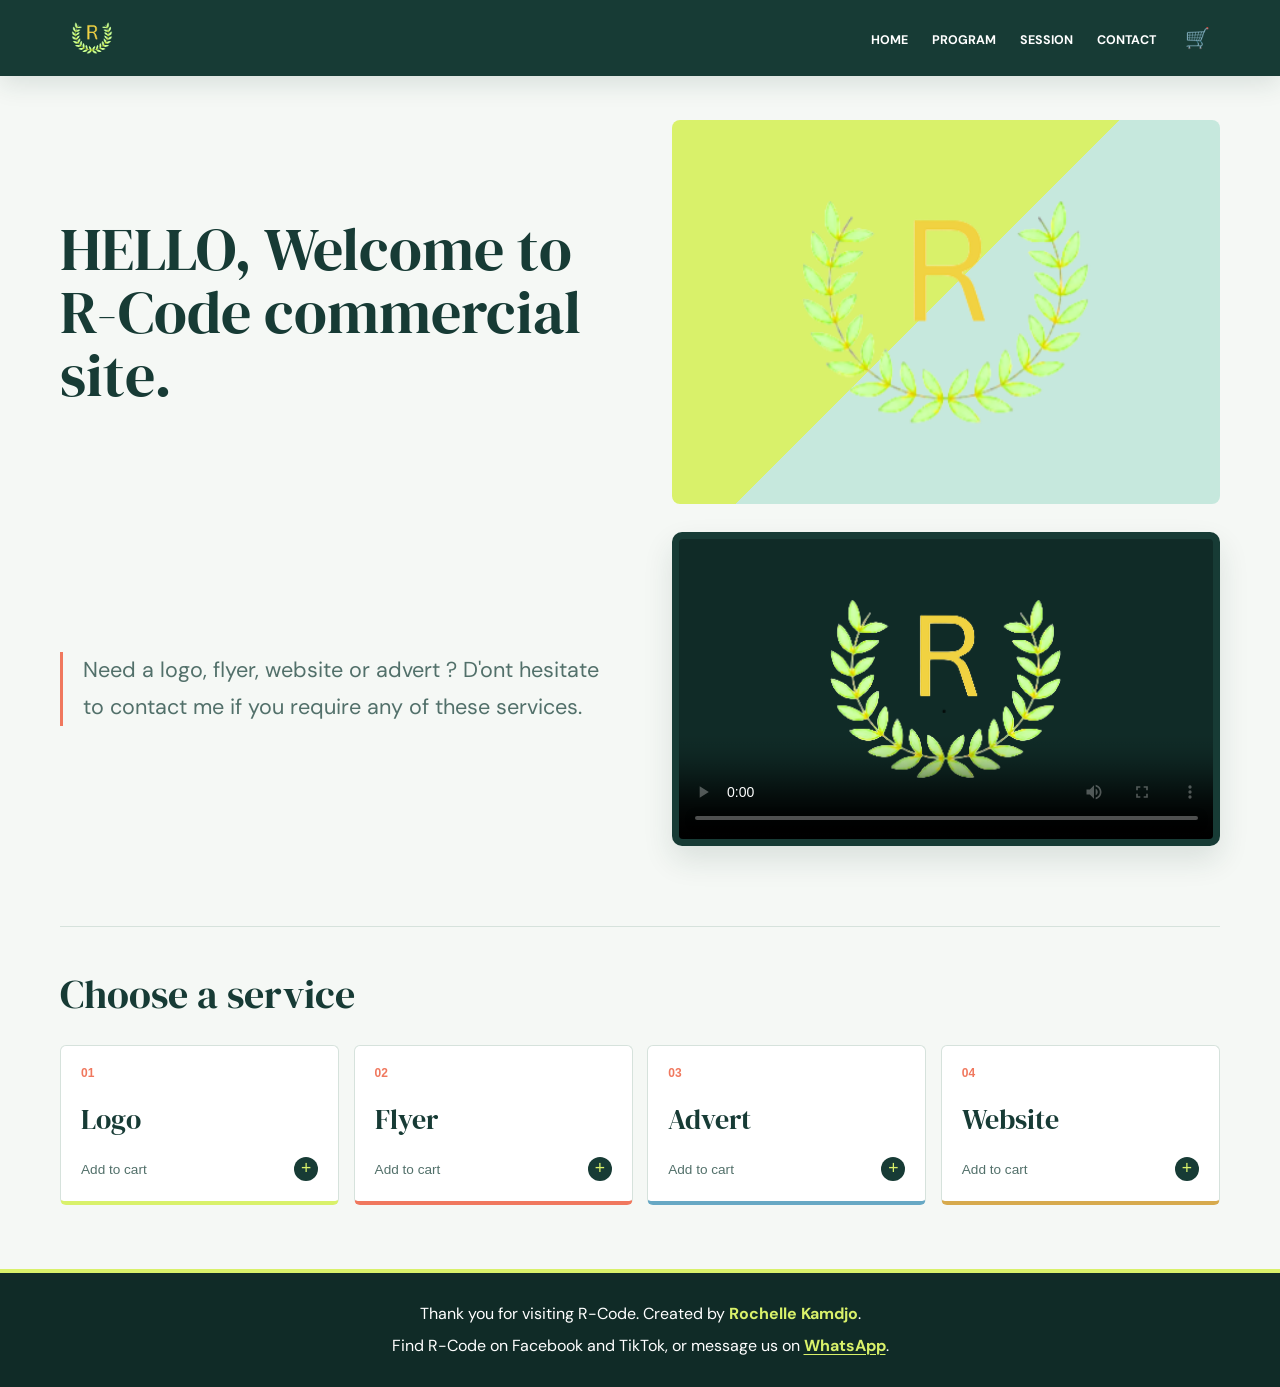
<file: index.html>
<!DOCTYPE html>
<html lang="en">
    <head>
        <meta charset="utf-8" />
        <meta name="viewport" content="width=device-width, initial-scale=1" />
        <title>R-Code | commercial site</title>
        <link rel="preconnect" href="https://fonts.googleapis.com" />
        <link rel="preconnect" href="https://fonts.gstatic.com" crossorigin />
        <link href="https://fonts.googleapis.com/css2?family=DM+Sans:wght@400;500;600;700&family=DM+Serif+Display&display=swap" rel="stylesheet" />
        <link rel="stylesheet" href="css/style.css" />
    </head>
    <body>
        <header>
            <div id="header-box">
                <div id="logo-container">
                    <img id="logo" src="images/logo%20de%20marque%20(1).png" alt="logo-de-marque" />
                </div>
                <div id="link-container">
                    <nav>
                        <ul>
                            <li><a href="#home">HOME</a></li>
                            <li><a href="#services-section">PROGRAM</a></li>
                            <li><a href="#video-container">SESSION</a></li>
                            <li><a href="https://wa.me/237676756564">CONTACT</a></li>
                            <li>
                                <button id="cart-toggle" type="button" aria-label="Open cart">
                                    &#128722; <span id="cart-count" aria-live="polite" hidden>0</span>
                                </button>
                            </li>
                        </ul>
                    </nav>
                </div>
            </div>
        </header>

        <main id="home">
            <div id="hero-section">
                <div id="intro-text">
                    <p id="intro-heading">HELLO, Welcome to R-Code commercial site.</p>
                </div>
                <div id="description-text">
                    <p id="second-text">Need a logo, flyer, website or advert ? D'ont hesitate to contact me if you require any of these services.</p>
                </div>
                <div id="video-container">
                    <video id="video" src="videos/1er%20pas%20browser.mp4" poster="images/logo%20de%20marque%20(1).png" controls playsinline preload="metadata"></video>
                </div>
                <div id="image-container">
                    <img id="image" src="images/logo%20de%20marque%20(1).png" alt="logo-de-marque" />
                </div>
            </div>

            <section id="services-section" aria-labelledby="services-heading">
                <h2 id="services-heading">Choose a service</h2>
                <div class="service-grid">
                    <button class="service-card" type="button" data-service-id="logo">
                        <span class="service-name">Logo</span>
                        <span class="service-action">Add to cart</span>
                    </button>
                    <button class="service-card" type="button" data-service-id="flyer">
                        <span class="service-name">Flyer</span>
                        <span class="service-action">Add to cart</span>
                    </button>
                    <button class="service-card" type="button" data-service-id="advert">
                        <span class="service-name">Advert</span>
                        <span class="service-action">Add to cart</span>
                    </button>
                    <button class="service-card" type="button" data-service-id="website">
                        <span class="service-name">Website</span>
                        <span class="service-action">Add to cart</span>
                    </button>
                </div>
                <p id="cart-status" class="visually-hidden" aria-live="polite"></p>
            </section>
        </main>

        <footer>
            <p>Thank you for visiting R-Code. Created by <strong>Rochelle Kamdjo</strong>.</p>
            <p class="footer-social">Find R-Code on Facebook and TikTok, or message us on <a href="https://wa.me/237676756564">WhatsApp</a>.</p>
        </footer>

        <dialog id="cart-dialog" aria-labelledby="cart-title">
            <div class="cart-header">
                <h2 id="cart-title">Your cart</h2>
                <button id="cart-close" type="button" aria-label="Close cart">&times;</button>
            </div>
            <p id="cart-empty">Your cart is empty.</p>
            <ul id="cart-items"></ul>
            <button id="checkout-button" type="button" disabled>Confirm order &amp; continue to WhatsApp</button>
        </dialog>

        <script src="js/store.js" defer></script>
    </body>
</html>
</file>
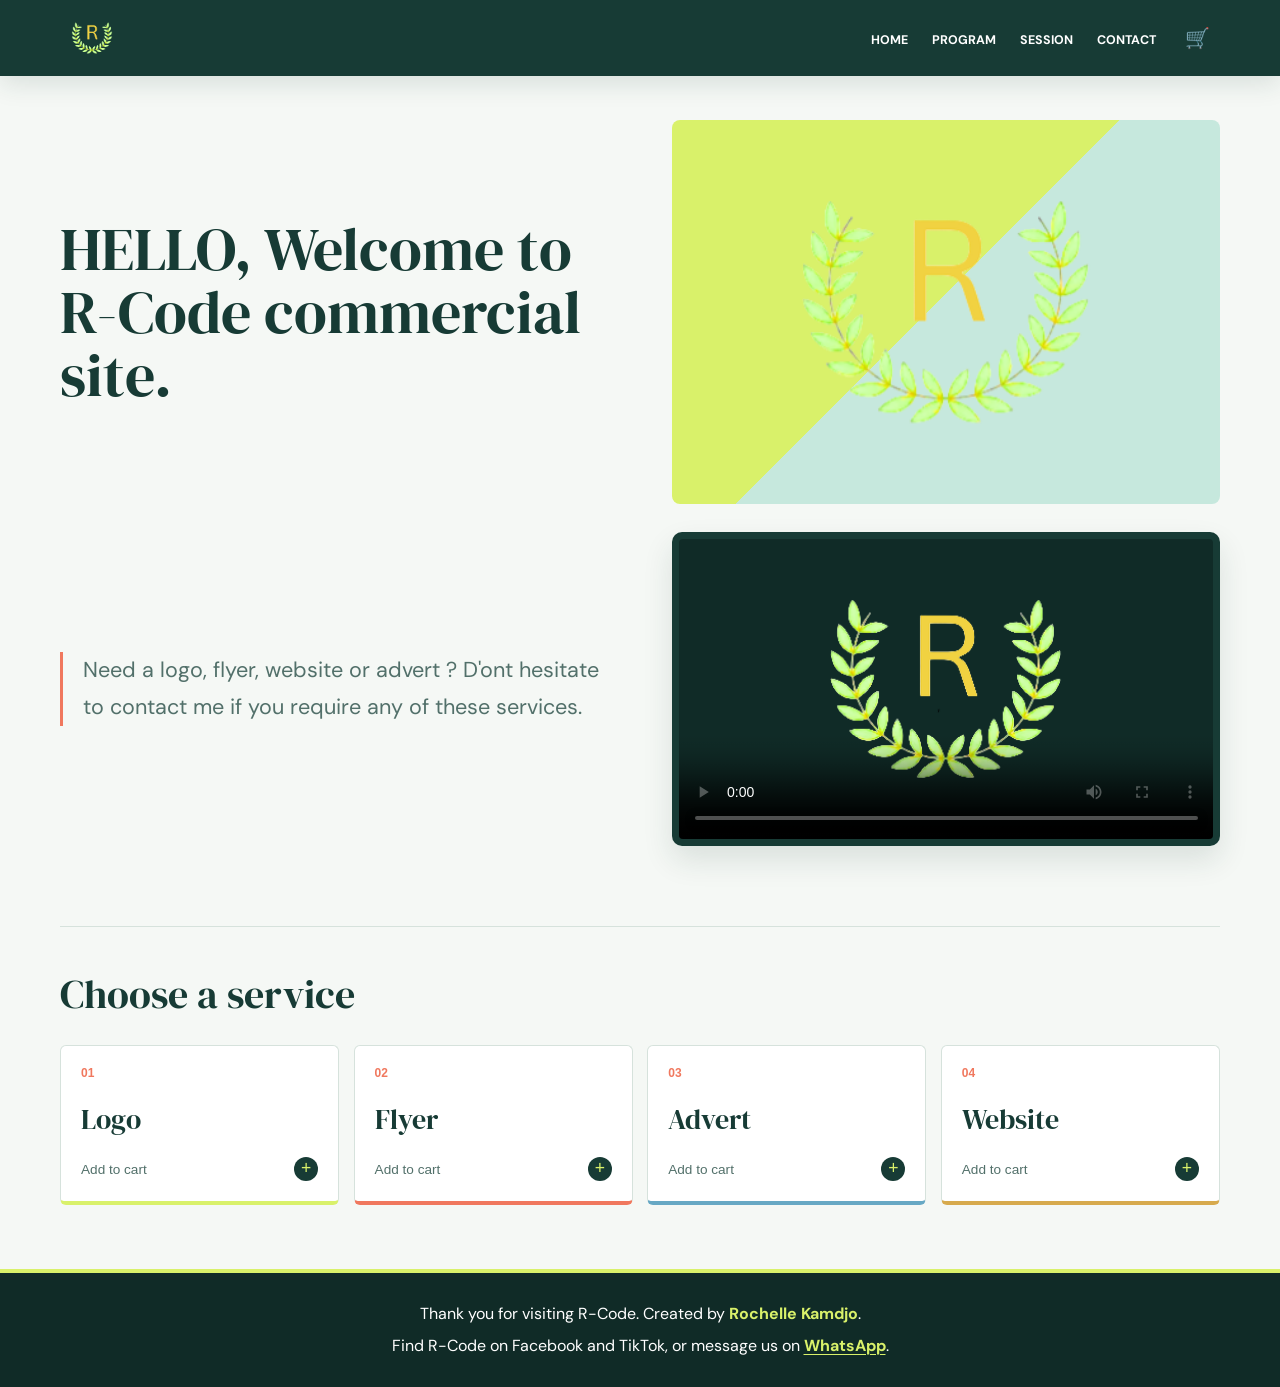
<file: html/index.html>
<!DOCTYPE html> 
<html>
    <head>
    <title>R-Code|commercial site</title>
    <meta name="viewport" content="width=device-width, initial-scale=1" />
    <link rel="preconnect" href="https://fonts.googleapis.com" />
    <link rel="preconnect" href="https://fonts.gstatic.com" crossorigin />
    <link href="https://fonts.googleapis.com/css2?family=DM+Sans:wght@400;500;600;700&family=DM+Serif+Display&display=swap" rel="stylesheet" />
         <link rel="stylesheet" href="../css/style.css" />
            </head>
          <body>
              <header>
        <div id="header-box">
        <div id="logo-container">
            <img id="logo" src="../images/logo%20de%20marque%20(1).png" alt="logo-de-marque" />
        </div>
        <div id="link-container">
            <nav>
                <ul>
                    <li><a href="#home">HOME</a></li>
                    <li><a href="#services-section">PROGRAM</a></li>
                    <li><a href="#video-container">SESSION</a></li>
                    <li><a href="https://wa.me/237676756564">CONTACT</a></li>
                    <li>
                        <button id="cart-toggle" type="button" aria-label="Open cart">
                            &#128722; <span id="cart-count" aria-live="polite" hidden>0</span>
                        </button>
                    </li>
                </ul>
            </nav></div>
    </header>

            <main id="home">
                <div id="hero-section">
                    <div id="intro-text">
                        <p id="intro-heading">HELLO, Welcome to R-Code commercial site.</p>
                    </div>
                    <div id="description-text">
                        <p id="second-text">Need a logo, flyer, website or advert ? D'ont hesitate to contact me if you require any of these services.     
                        </p>
                    </div>
                    <div id="video-container">
                        <video id="video" src="../videos/1er%20pas%20browser.mp4" poster="../images/logo%20de%20marque%20(1).png" controls playsinline preload="metadata"></video>
                    </div>
                    <div id="image-container">
                        <img id="image" src="../images/logo%20de%20marque%20(1).png" alt="logo-de-marque" />
                    </div>
                </div>
                <section id="services-section" aria-labelledby="services-heading">
                    <h2 id="services-heading">Choose a service</h2>
                    <div class="service-grid">
                        <button class="service-card" type="button" data-service-id="logo">
                            <span class="service-name">Logo</span>
                            <span class="service-action">Add to cart</span>
                        </button>
                        <button class="service-card" type="button" data-service-id="flyer">
                            <span class="service-name">Flyer</span>
                            <span class="service-action">Add to cart</span>
                        </button>
                        <button class="service-card" type="button" data-service-id="advert">
                            <span class="service-name">Advert</span>
                            <span class="service-action">Add to cart</span>
                        </button>
                        <button class="service-card" type="button" data-service-id="website">
                            <span class="service-name">Website</span>
                            <span class="service-action">Add to cart</span>
                        </button>
                    </div>
                    <p id="cart-status" class="visually-hidden" aria-live="polite"></p>
                </section>
            </main>
            <footer>
                <p>Thank you for visiting R-Code. Created by <strong>Rochelle Kamdjo</strong>.</p>
                <p class="footer-social">Find R-Code on Facebook and TikTok, or message us on <a href="https://wa.me/237676756564">WhatsApp</a>.</p>
            </footer>
            <dialog id="cart-dialog" aria-labelledby="cart-title">
                <div class="cart-header">
                    <h2 id="cart-title">Your cart</h2>
                    <button id="cart-close" type="button" aria-label="Close cart">&times;</button>
                </div>
                <p id="cart-empty">Your cart is empty.</p>
                <ul id="cart-items"></ul>
                <button id="checkout-button" type="button" disabled>Confirm order &amp; continue to WhatsApp</button>
            </dialog>
            <script src="../js/store.js" defer></script>
    </body>
</html>
</file>
<file: css/style.css>
:root{
    color-scheme: light;
    --ink: #173b35;
    --paper: #f5f8f5;
    --white: #fff;
    --lime: #d9f16a;
    --coral: #f0785e;
    --mint: #c6e8dd;
    --muted: #52706a;
    --line: #d6e2dc;
}
*{
    box-sizing: border-box;
}
html, body{
    min-height: 100%;
    width: 100%;
    margin: 0;
    background: var(--paper);
    color: var(--ink);
    font-family: "DM Sans", "Segoe UI", sans-serif;
}
html{
    scroll-behavior: smooth;
}
header{
    height: 4.75rem;
    width: 100%;
    position: fixed;
    top: 0;
    z-index: 100;
    left: 0;
    box-sizing: border-box;
    box-shadow: 0 8px 24px rgba(23, 59, 53, 0.12);
    background-color: var(--ink);
    align-items: center;
    display: flex;
    padding-left: 5%;
    padding-right: 5%;
}
#header-box{
    width: 100%;
    max-width: 1200px;
    margin: 0 auto;
    display: flex;
    align-items: center;
    justify-content: space-between;
}
#logo{
    display: block;
    max-height: 3.25rem;
    max-width: 8.5rem;
}
#link-container ul{
    display: flex;
    align-items: center;
    gap: 1.5rem;
    list-style: none;
    margin: 0;
    padding: 0;
}
#link-container a{
    color: var(--white);
    font-size: 0.78rem;
    font-weight: 700;
    text-decoration: none;
    transition: color 180ms ease;
}
#link-container a:hover,
#link-container a:focus-visible{
    color: var(--lime);
}
#cart-toggle{
    position: relative;
    border: 0;
    padding: 0.35rem;
    background: transparent;
    color: var(--white);
    cursor: pointer;
    font-size: 1.25rem;
}
#cart-count{
    position: absolute;
    top: -0.2rem;
    right: -0.4rem;
    min-width: 1.1rem;
    height: 1.1rem;
    padding: 0 0.15rem;
    border-radius: 50%;
    background: var(--lime);
    color: var(--ink);
    font-size: 0.7rem;
    line-height: 1.1rem;
    text-align: center;
}
main{
    min-height: calc(100vh - 4.75rem);
    width: 100%;
    background-color: var(--paper);
    padding: 7.5rem max(1.5rem, calc((100% - 1160px) / 2)) 4rem;
}
footer{
    padding: 1.75rem 5%;
    border-top: 4px solid var(--lime);
    background-color: #102b27;
    color: var(--white);
    font-family: "DM Sans", "Segoe UI", sans-serif;
    font-size: 1rem;
    line-height: 1.6;
    text-align: center;
}
footer p{
    margin: 0;
}
footer p + p{
    margin-top: 0.4rem;
}
footer strong{
    color: var(--lime);
}
footer a{
    color: var(--lime);
    font-weight: 700;
    text-decoration-thickness: 1px;
    text-underline-offset: 0.2em;
}
#image{
    width: min(100%, 25rem);
    height: auto;
    object-fit: contain;
    animation: rise-in 700ms 120ms both;
}
#intro-heading{
    margin: 0;
    color: var(--ink);
    font-family: "DM Serif Display", Georgia, serif;
    font-size: 3.75rem;
    font-weight: 400;
    line-height: 1.05;
}
#second-text{
    max-width: 38rem;
    margin: 0;
    color: var(--muted);
    font-size: 1.35rem;
    line-height: 1.7;
}
#hero-section{
    display: grid;
    grid-template-columns: repeat(2, minmax(0, 1fr));
    align-items: center;
    column-gap: 4rem;
    row-gap: 1.75rem;
}
#intro-text{
    grid-column: 1;
    grid-row: 1;
    max-width: 34rem;
    animation: rise-in 650ms both;
}
#image-container{
    grid-column: 2;
    grid-row: 1;
    min-height: 24rem;
    display: grid;
    place-items: center;
    overflow: hidden;
    border-radius: 8px;
    background: linear-gradient(135deg, var(--lime) 0 48%, var(--mint) 48% 100%);
}
#description-text{
    grid-column: 1;
    grid-row: 2;
    padding-left: 1.25rem;
    border-left: 3px solid var(--coral);
    animation: rise-in 650ms 100ms both;
}
#video-container{
    grid-column: 2;
    grid-row: 2;
    overflow: hidden;
    padding: 0.35rem;
    border: 1px solid rgba(23, 59, 53, 0.16);
    border-radius: 10px;
    background: var(--ink);
    box-shadow: 0 14px 30px rgba(23, 59, 53, 0.12);
    animation: rise-in 650ms 180ms both;
}
#video{
    display: block;
    width: 100%;
    max-width: 100%;
    aspect-ratio: 16 / 9;
    border-radius: 4px;
    background: #102b27;
    object-fit: contain;
}
#services-section{
    margin-top: 5rem;
    padding-top: 2.5rem;
    border-top: 1px solid var(--line);
}
#services-heading{
    margin: 0 0 1.5rem;
    color: var(--ink);
    font-family: "DM Serif Display", Georgia, serif;
    font-size: 2.5rem;
    font-weight: 400;
}
.service-grid{
    display: grid;
    grid-template-columns: repeat(4, minmax(0, 1fr));
    gap: 0.9rem;
    counter-reset: services;
}
.service-card{
    position: relative;
    display: flex;
    min-height: 10rem;
    flex-direction: column;
    align-items: flex-start;
    justify-content: space-between;
    gap: 1rem;
    padding: 1.25rem;
    border: 1px solid var(--line);
    border-bottom: 4px solid var(--lime);
    border-radius: 6px;
    background: var(--white);
    color: var(--ink);
    cursor: pointer;
    text-align: left;
    counter-increment: services;
    transition: transform 200ms ease, box-shadow 200ms ease, border-color 200ms ease;
    animation: rise-in 550ms both;
}
.service-card::before{
    content: "0" counter(services);
    color: var(--coral);
    font-size: 0.75rem;
    font-weight: 700;
}
.service-card:nth-child(2){
    border-bottom-color: var(--coral);
    animation-delay: 70ms;
}
.service-card:nth-child(3){
    border-bottom-color: #67a8c4;
    animation-delay: 140ms;
}
.service-card:nth-child(4){
    border-bottom-color: #d7aa4d;
    animation-delay: 210ms;
}
.service-card:hover,
.service-card:focus-visible{
    transform: translateY(-4px);
    box-shadow: 0 12px 24px rgba(23, 59, 53, 0.12);
    outline: 2px solid var(--ink);
    outline-offset: 2px;
}
.service-name{
    font-family: "DM Serif Display", Georgia, serif;
    font-size: 1.75rem;
}
.service-action{
    display: flex;
    width: 100%;
    align-items: center;
    justify-content: space-between;
    color: var(--muted);
    font-size: 0.85rem;
}
.service-action::after{
    content: "+";
    display: grid;
    width: 1.5rem;
    height: 1.5rem;
    place-items: center;
    border-radius: 50%;
    background: var(--ink);
    color: var(--lime);
    font-size: 1.1rem;
    line-height: 1;
}
.visually-hidden{
    position: absolute;
    width: 1px;
    height: 1px;
    padding: 0;
    margin: -1px;
    overflow: hidden;
    clip: rect(0, 0, 0, 0);
    white-space: nowrap;
    border: 0;
}
#cart-dialog{
    width: min(32rem, calc(100% - 2rem));
    max-height: calc(100% - 2rem);
    padding: 1.5rem;
    border: 0;
    border-radius: 8px;
    color: var(--ink);
    box-shadow: 0 1rem 3rem rgba(0, 0, 0, 0.25);
}
#cart-dialog::backdrop{
    background: rgba(0, 0, 0, 0.55);
}
#cart-dialog[open]{
    animation: rise-in 180ms ease-out both;
}
.cart-header{
    display: flex;
    align-items: center;
    justify-content: space-between;
    gap: 1rem;
}
.cart-header h2{
    margin: 0;
}
#cart-close,
.remove-item{
    border: 0;
    padding: 0.5rem;
    background: transparent;
    color: inherit;
    cursor: pointer;
}
#cart-items{
    display: grid;
    gap: 0.75rem;
    margin: 1rem 0;
    padding-left: 1.25rem;
}
#cart-items li{
    display: flex;
    align-items: center;
    justify-content: space-between;
    gap: 1rem;
}
#checkout-button{
    width: 100%;
    padding: 0.85rem 1rem;
    border: 0;
    border-radius: 4px;
    background: var(--ink);
    color: var(--white);
    cursor: pointer;
    font: inherit;
    transition: background-color 180ms ease;
}
#checkout-button:not(:disabled):hover{
    background: #285b51;
}
#checkout-button:disabled{
    cursor: not-allowed;
    opacity: 0.5;
}
@keyframes rise-in{
    from{
        opacity: 0;
        transform: translateY(16px);
    }
    to{
        opacity: 1;
        transform: translateY(0);
    }
}
@media (max-width: 800px){
    header{
        padding-left: 1rem;
        padding-right: 1rem;
    }
    #link-container ul{
        gap: 0.65rem;
    }
    #link-container a{
        font-size: 0.68rem;
    }
    main{
        padding: 6.5rem 1.25rem 3rem;
    }
    #services-section{
        margin-top: 3.5rem;
    }
    #hero-section{
        grid-template-columns: minmax(0, 1fr);
        row-gap: 1.25rem;
    }
    #intro-text,
    #image-container,
    #description-text,
    #video-container{
        grid-column: 1;
        grid-row: auto;
    }
    #intro-heading{
        max-width: 12ch;
        font-size: 3rem;
    }
    #second-text{
        font-size: 1.15rem;
    }
    #description-text{
        padding-left: 1rem;
    }
    #image-container{
        min-height: 18rem;
    }
    #image{
        width: min(100%, 19rem);
    }
    #services-heading{
        font-size: 2rem;
    }
    .service-grid{
        grid-template-columns: repeat(2, minmax(0, 1fr));
    }
}
@media (max-width: 480px){
    header{
        height: 4.25rem;
        padding-left: 0.75rem;
        padding-right: 0.75rem;
    }
    #logo{
        max-width: 5.5rem;
        max-height: 2.75rem;
    }
    #link-container ul{
        gap: 0.45rem;
    }
    #link-container a{
        font-size: 0.58rem;
    }
    #cart-toggle{
        font-size: 1.1rem;
    }
    main{
        padding-top: 6rem;
    }
    .service-grid{
        grid-template-columns: minmax(0, 1fr);
    }
    .service-card{
        min-height: 8rem;
    }
}
@media (prefers-reduced-motion: reduce){
    *,
    *::before,
    *::after{
        animation-duration: 0.01ms !important;
        animation-iteration-count: 1 !important;
        scroll-behavior: auto !important;
        transition-duration: 0.01ms !important;
    }
}
</file>
